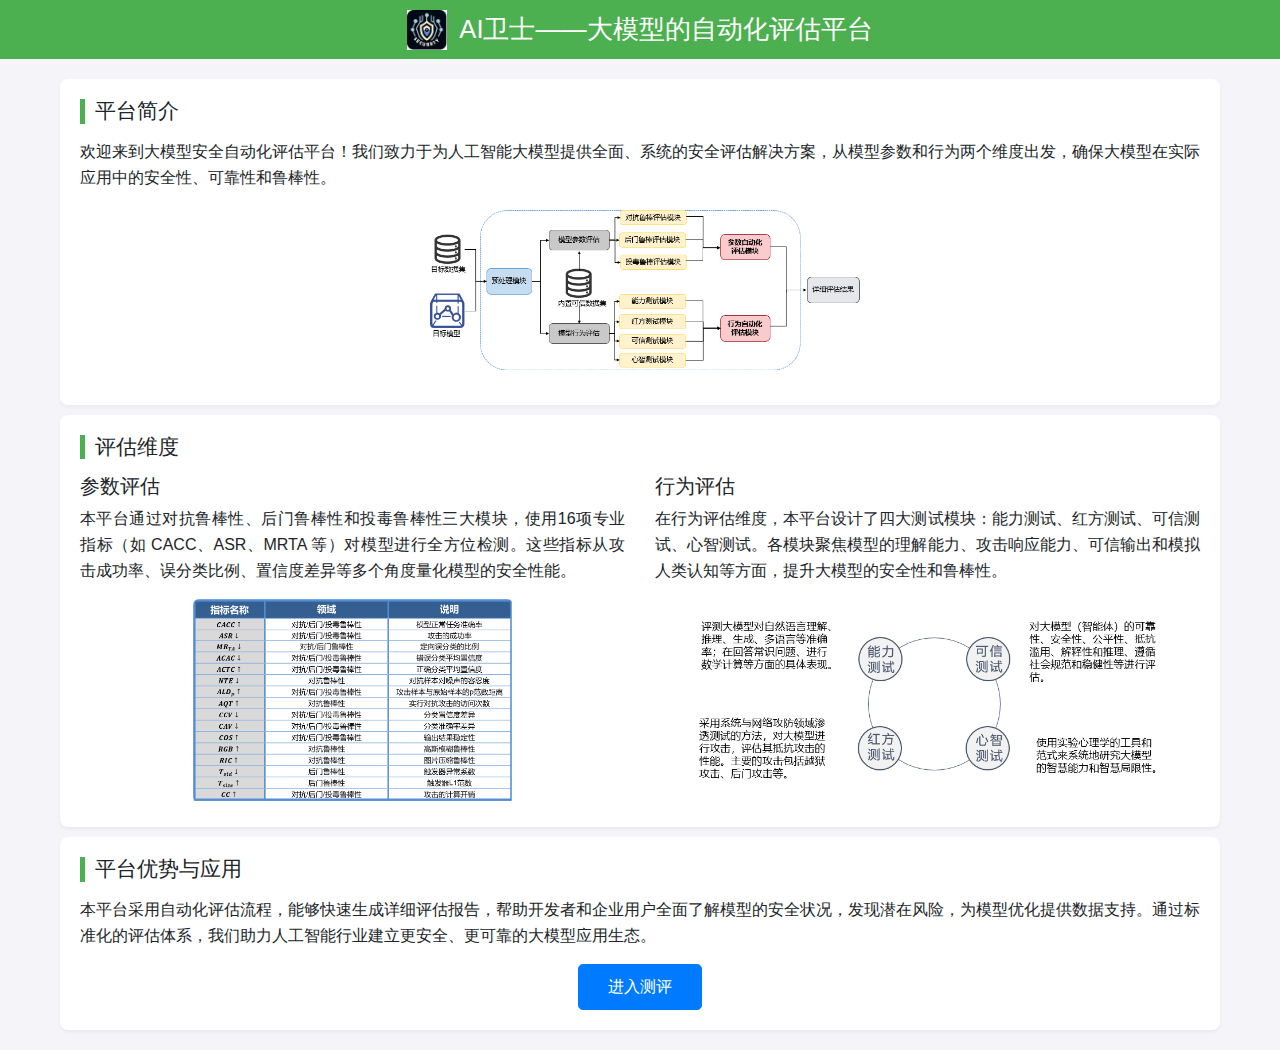
<file: templates/home.html>
<!DOCTYPE html>
<html lang="en">
<head>
  <meta charset="UTF-8" />
  <meta name="viewport" content="width=device-width, initial-scale=1.0" />
  <title>AI卫士 - 大模型的自动化评估平台</title>
  <link href="https://stackpath.bootstrapcdn.com/bootstrap/4.3.1/css/bootstrap.min.css" rel="stylesheet" />
  

  <style>
    html, body {
      font-family: Arial, sans-serif;
      background-color: #f4f4f9;
      margin: 0;
      padding: 0;
    }
  
    .header {
      background-color: #4CAF50;
      color: white;
      padding: 0.6em 0;
      text-align: center;
      display: flex;
      justify-content: center;
      align-items: center;
    }
  
    .header img {
      height: 40px;
      margin-right: 12px;
    }
  
    .header h1 {
      font-size: 1.6em;
      margin: 0;
    }
  
    .container {
      max-width: 1200px;
      padding: 20px 20px 10px 20px; /* 上下内边距更自然，底部稍小 */
      margin: 0 auto;
    }
  
    .section {
      background-color: white;
      border-radius: 8px;
      padding: 20px;
      margin-bottom: 10px; /* 调小底部空白 */
      box-shadow: 0 2px 4px rgba(0,0,0,0.05);
    }
  
    .section h2 {
      font-size: 1.3em;
      margin-bottom: 15px;
      border-left: 5px solid #4CAF50;
      padding-left: 10px;
    }
  
    .section p {
      line-height: 1.6;
      margin-bottom: 1em;
      text-align: justify;
    }
  
    .image-container {
      text-align: center;
      margin: 4px 0;
    }
  
    .image-container img {
      border-radius: 6px;
    }
  
    .button-container {
      text-align: center;
      margin-top: 12px;
      margin-bottom: 0;
    }
  
    .btn-lg {
      padding: 0.6rem 1.8rem;
      font-size: 1rem;
    }
  </style>
  

</head>

<body>
  <div class="header">
    <img src="/static/images/logo.jpg" alt="AI卫士 Logo" />
    <h1>AI卫士——大模型的自动化评估平台</h1>
  </div>

  <div class="container">

    <!-- 模块 1：平台简介 -->
    <div class="section">
      <h2>平台简介</h2>
      <p>欢迎来到大模型安全自动化评估平台！我们致力于为人工智能大模型提供全面、系统的安全评估解决方案，从模型参数和行为两个维度出发，确保大模型在实际应用中的安全性、可靠性和鲁棒性。</p>
      <div class="image-container">
        <img src="/static/images/image2.png" alt="平台简介图" style="width: 100%; max-width: 450px;" />
      </div>
    </div>

<!-- 模块 2：评估维度 -->
<div class="section">
  <h2>评估维度</h2>
  <div class="row">
    <!-- 左侧：参数评估 -->
    <div class="col-md-6">
      <h5>参数评估</h5>
      <p>
        本平台通过对抗鲁棒性、后门鲁棒性和投毒鲁棒性三大模块，使用16项专业指标（如 CACC、ASR、MRTA 等）对模型进行全方位检测。这些指标从攻击成功率、误分类比例、置信度差异等多个角度量化模型的安全性能。
      </p>
      <div class="image-container">
        <img src="/static/images/image3.png" alt="参数评估图" style="width: 100%; max-width: 320px;" />
      </div>
    </div>

    <!-- 右侧：行为评估 -->
    <div class="col-md-6">
      <h5>行为评估</h5>
      <p>
        在行为评估维度，本平台设计了四大测试模块：能力测试、红方测试、可信测试、心智测试。各模块聚焦模型的理解能力、攻击响应能力、可信输出和模拟人类认知等方面，提升大模型的安全性和鲁棒性。
      </p>
      <div class="image-container">
        <img src="/static/images/image1.png" alt="行为评估图" style="width: 100%; max-width: 480px;" />
      </div>
    </div>
  </div>
</div>


    <!-- 模块 3：平台优势 -->
    <div class="section">
      <h2>平台优势与应用</h2>
      <p>本平台采用自动化评估流程，能够快速生成详细评估报告，帮助开发者和企业用户全面了解模型的安全状况，发现潜在风险，为模型优化提供数据支持。通过标准化的评估体系，我们助力人工智能行业建立更安全、更可靠的大模型应用生态。</p>
      <div class="button-container">
        <a href="/llmindex" class="btn btn-primary btn-lg">进入测评</a>
      </div>
    </div>

  </div>

  <script src="https://code.jquery.com/jquery-3.3.1.slim.min.js"></script>
  <script src="https://cdnjs.cloudflare.com/ajax/libs/popper.js/1.14.7/umd/popper.min.js"></script>
  <script src="https://stackpath.bootstrapcdn.com/bootstrap/4.3.1/js/bootstrap.min.js"></script>
</body>
</html>
</file>
